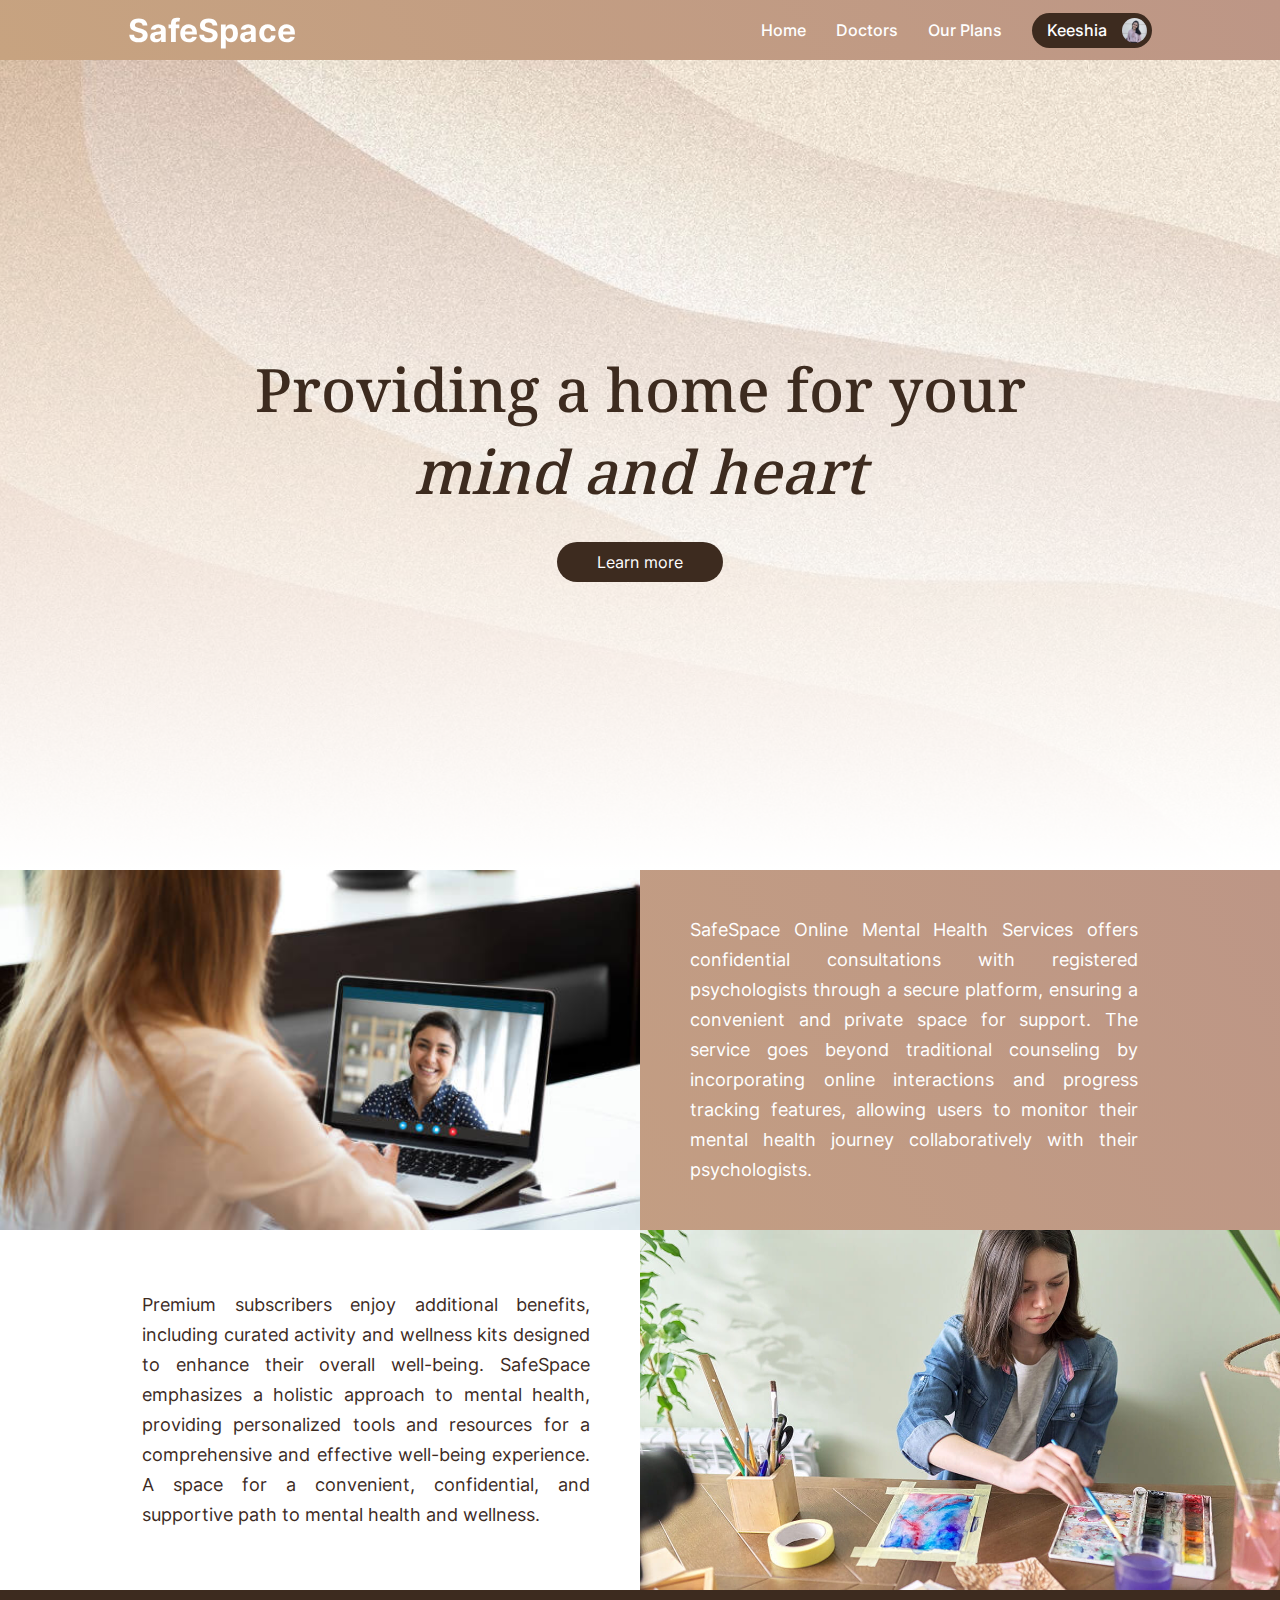
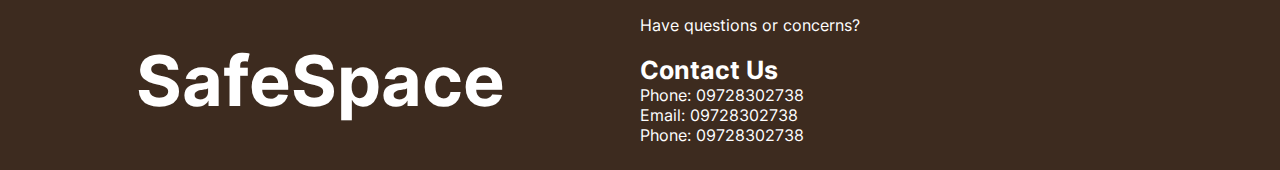
<file: index.html>
<!DOCTYPE html>
<html lang="en">

<head>
  <meta charset="UTF-8">
  <meta name="viewport" content="width=device-width, initial-scale=1.0">
  <title>SafeSpace | Home</title>
  <link rel="stylesheet" href="assets/css/style.css">
  <link rel="stylesheet" href="assets/css/variable.css">
  <link rel="stylesheet" href="assets/css/index.css">
</head>

<body>
  <header>
    <div class="header-div">
      <a class="logo" href="#">
        SafeSpace
      </a>
      <div class="nav">
        <a href="index.html" class="btn-home">Home</a>
        <a href="doctors.html" class="btn-doctors">Doctors</a>
        <a href="plans.html" class="btn-plans">Our Plans</a>
        <a href="dashboard.html" class="btn-me">Keeshia <div class="acnt-img"></div></a>
      </div>
      <div class="burger-menu" onclick="toggleMenu()">
        <div></div>
        <div></div>
        <div></div>
      </div>
    </div>
  </header>

  <section class="hero">
    <span class="slogan">Providing a home for your <br><i>mind and heart</i></span>
    <a href="" class="learn-button">Learn more</a>
  </section>

  <section class="supp-details" style="background: linear-gradient(60deg, #c7a380, #bd9686);">
    <div class="details">
      <div class="supp-img">
      </div>
      <div class="supp-text">
        <p>SafeSpace Online Mental Health Services offers confidential
          consultations with
          registered psychologists
          through a secure platform, ensuring a convenient and private space for support. The service goes beyond
          traditional counseling by incorporating online interactions and progress tracking features, allowing users to
          monitor their mental health journey collaboratively with their psychologists.</p>
      </div>
    </div>
  </section>

  <section class="supp-details" style="background-color: white; color: var(--dark-brown)">
    <div class="details">
      <div class="supp-text  end" style="color: #3D2B1F;">
        <p>Premium subscribers enjoy additional benefits, including
          curated activity and
          wellness kits designed to
          enhance their overall well-being. SafeSpace emphasizes a holistic approach to mental health, providing
          personalized tools and resources for a comprehensive and effective well-being experience. A space for a
          convenient, confidential, and supportive path to mental health and wellness.</p>
      </div>
      <div class="supp-img">
      </div>

    </div>
  </section>

  <footer>

    <div class="ftr-logo">
      <span>SafeSpace</span>
    </div>
    <div class="contacts">
      <div class="cont-item">
        <span>Have questions or concerns?</span><br><br>
        <span class="title-cont">Contact Us</span><br>
        <span>Phone: 09728302738</span>
        <br>
        <span>Email: 09728302738</span>
        <br>
        <span>Phone: 09728302738</span>
      </div>
    </div>

  </footer>

  <script>
    function toggleMenu() {
      var body = document.querySelector('body');
      body.classList.toggle('show-nav');
    }
  </script>

</body>

</html>
</file>
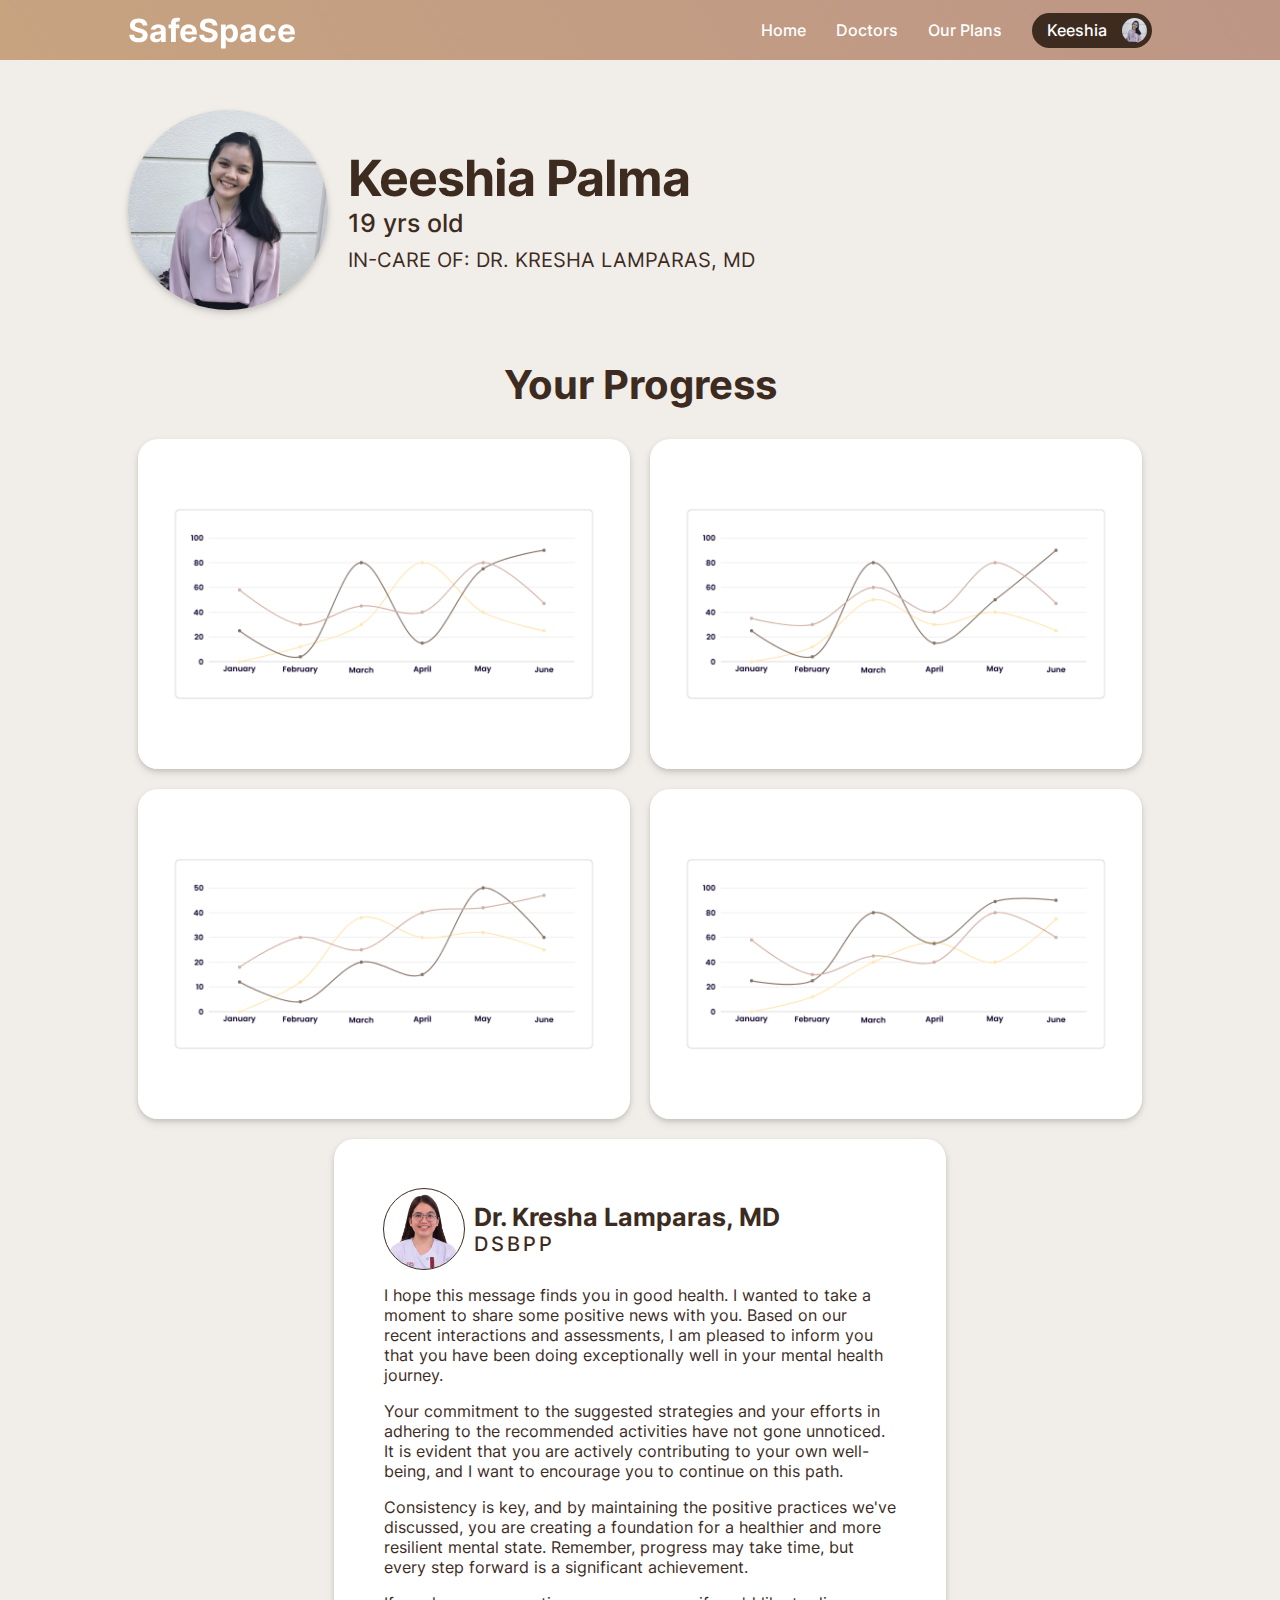
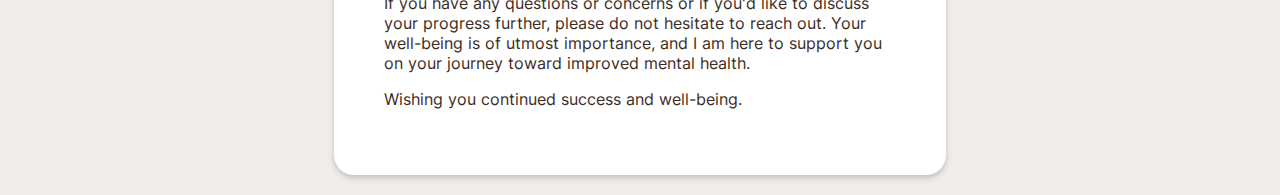
<file: dashboard.html>
<!DOCTYPE html>
<html lang="en">

<head>
  <meta charset="UTF-8">
  <meta name="viewport" content="width=device-width, initial-scale=1.0">
  <title>SafeSpace | User Dashboard</title>
  <link rel="stylesheet" href="assets/css/variable.css">
  <link rel="stylesheet" href="assets/css/style.css">
  <link rel="stylesheet" href="assets/css/dashboard.css">
  <link rel="stylesheet" href="assets/css/modal.css">
</head>

<body>

  <header>
    <div class="header-div">
      <a class="logo" href="#">
        SafeSpace
      </a>
      <div class="nav">
        <a href="index.html" class="btn-home">Home</a>
        <a href="doctors.html" class="btn-doctors">Doctors</a>
        <a href="plans.html" class="btn-plans">Our Plans</a>
        <a href="dashboard.html" class="btn-me">Keeshia <div class="acnt-img"></div></a>
      </div>
      <div class="burger-menu" onclick="toggleMenu()">
        <div></div>
        <div></div>
        <div></div>
      </div>
    </div>
  </header>

  <section class="track-cont">
    <div class="track-div">
      <div class="pat-info">
        <div class="pat-img"></div>
        <div class="pat-details">
          <span>Keeshia Palma</span>
          <span>19 yrs old</span>
          <span>In-care of: Dr. Kresha Lamparas, MD</span>
        </div>
      </div>
      <div class="pat-track">
        <span class="pat-title">Your Progress</span>
        <div class="image-grid">
          <div class="grid-item">
            <div class="overlay">
              <span>Physical</span>
            </div>
          </div>
          <div class="grid-item">
            <div class="overlay">
              <span>Emotional</span>
            </div>
          </div>
          <div class="grid-item">
            <div class="overlay">
              <span>Social</span>
            </div>
          </div>
          <div class="grid-item">
            <div class="overlay">
              <span>Mental</span>
            </div>
          </div>
        </div>
      </div>
      <div class="doc-comm">
        <div class="comm-cont">
          <div class="doc-details">
            <div class="doc-img">

            </div>
            <div class="doc-info">
              <span>Dr. Kresha Lamparas, MD</span>
              <span>DSBPP</span>
            </div>
          </div>
          <div class="comment">
            <p>I hope this message finds you in good health. I wanted to take a moment to share some positive news with
              you. Based on our recent interactions and assessments, I am pleased to inform you that you have been doing
              exceptionally well in your mental health journey.</p>

            <p> Your commitment to the suggested strategies and your efforts in adhering to the recommended activities
              have not gone unnoticed. It is evident that you are actively contributing to your own well-being, and I
              want to encourage you to continue on this path. </p>

            <p>Consistency is key, and by maintaining the positive practices we've discussed, you are creating a
              foundation for a healthier and more resilient mental state. Remember, progress may take time, but every
              step forward is a significant achievement. </p>

            <p>If you have any questions or concerns or if you'd like to discuss your progress further, please do not
              hesitate to reach out. Your well-being is of utmost importance, and I am here to support you on your
              journey toward improved mental health.</p>

            <p> Wishing you continued success and well-being.</p>
          </div>
        </div>
      </div>
    </div>
  </section>

</body>

</html>
</file>
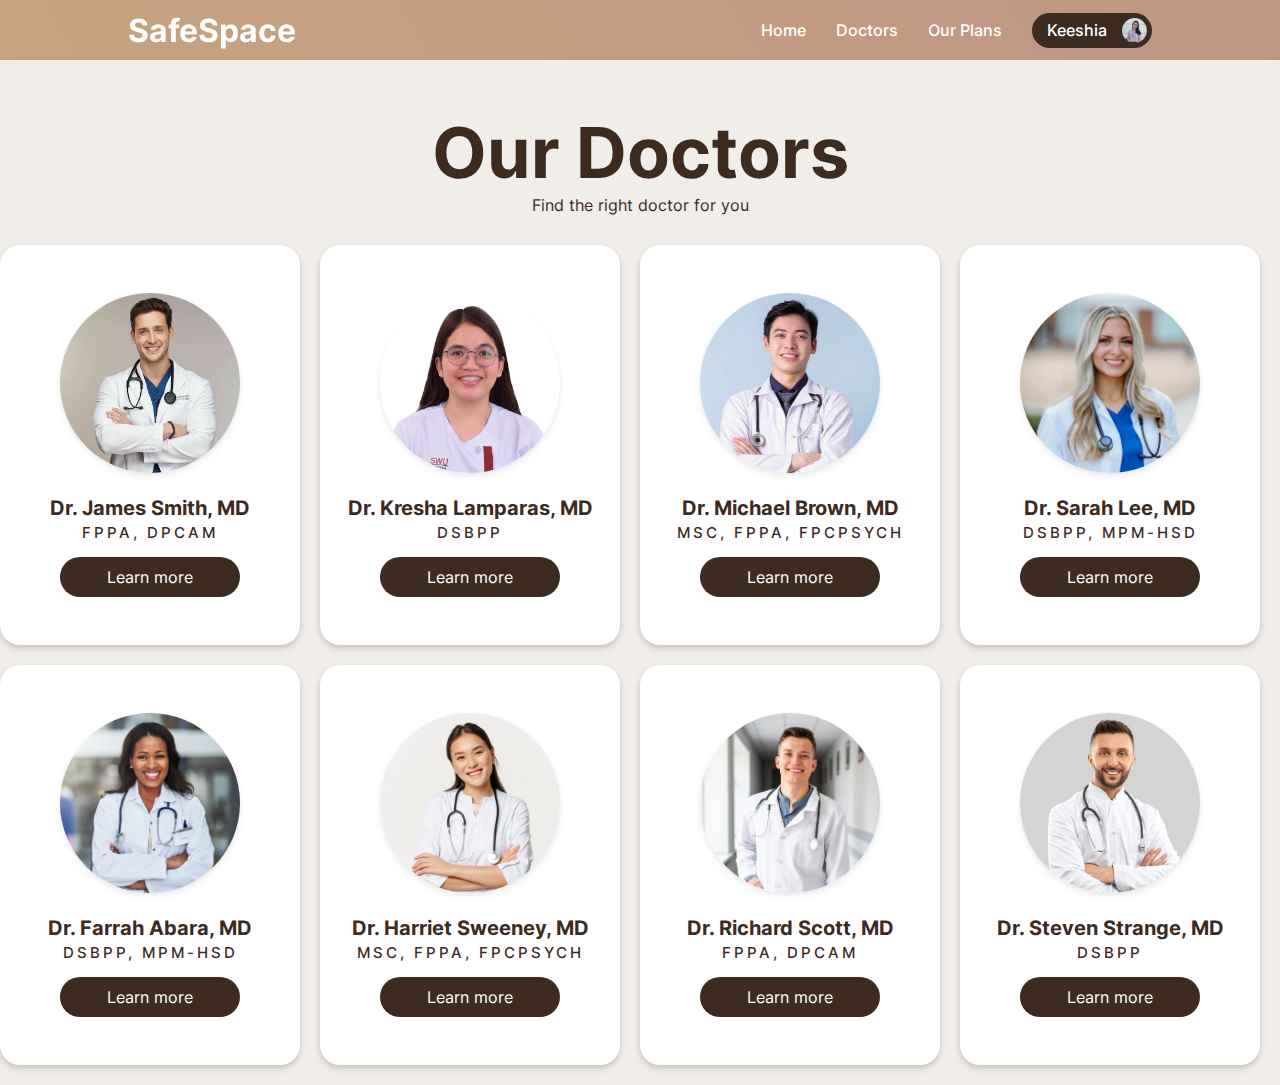
<file: doctors.html>
<!DOCTYPE html>
<html lang="en">

<head>
  <meta charset="UTF-8">
  <meta name="viewport" content="width=device-width, initial-scale=1.0">
  <title>SafeSpace | List of Doctors</title>
  <link rel="stylesheet" href="assets/css/variable.css">
  <link rel="stylesheet" href="assets/css/style.css">
  <link rel="stylesheet" href="assets/css/doctor.css">
  <link rel="stylesheet" href="assets/css/modal.css">
</head>



<body>
  <header>
    <div class="header-div">
      <a class="logo" href="#">
        SafeSpace
      </a>
      <div class="nav">
        <a href="index.html" class="btn-home">Home</a>
        <a href="doctors.html" class="btn-doctors">Doctors</a>
        <a href="plans.html" class="btn-plans">Our Plans</a>
        <a href="dashboard.html" class="btn-me">Keeshia <div class="acnt-img"></div></a>
      </div>
      <div class="burger-menu" onclick="toggleMenu()">
        <div></div>
        <div></div>
        <div></div>
      </div>
    </div>
  </header>

  <section class="list-doc">
    <div class="list-doc-cont">
      <span class="list-doc-title">Our Doctors</span>
      <span>Find the right doctor for you</span>
      <div class="card-holder">
        <div class="card">
          <div class="card-img" id="img1">
          </div>
          <span class="name">Dr. James Smith, MD</span>
          <span class="type">FPPA, DPCAM</span>
          <a href="#" class="btn-card" onclick="openModal()">Learn more</a>
        </div>
        <div class="card">
          <div class="card-img" id="img2">
          </div>
          <span class="name">Dr. Kresha Lamparas, MD</span>
          <span class="type">DSBPP </span>
          <a href="" class="btn-card">Learn more</a>
        </div>
        <div class="card">
          <div class="card-img" id="img3">
          </div>
          <span class="name">Dr. Michael Brown, MD</span>
          <span class="type">MSc, FPPA, FPCPsych</span>
          <a href="" class="btn-card">Learn more</a>
        </div>
        <div class="card">
          <div class="card-img" id="img4">
          </div>
          <span class="name">Dr. Sarah Lee, MD</span>
          <span class="type">DSBPP, MPM-HSD</span>
          <a href="" class="btn-card">Learn more</a>
        </div>
        <div class="card">
          <div class="card-img" id="img5">
          </div>
          <span class="name">Dr. Farrah Abara, MD</span>
          <span class="type">DSBPP, MPM-HSD</span>
          <a href="#" class="btn-card" onclick="openModal()">Learn more</a>
        </div>
        <div class="card">
          <div class="card-img" id="img6">
          </div>
          <span class="name">Dr. Harriet Sweeney, MD</span>
          <span class="type">MSc, FPPA, FPCPsych</span>
          <a href="" class="btn-card">Learn more</a>
        </div>
        <div class="card">
          <div class="card-img" id="img7">
          </div>
          <span class="name">Dr. Richard Scott, MD</span>
          <span class="type">FPPA, DPCAM</span>
          <a href="" class="btn-card">Learn more</a>
        </div>
        <div class="card">
          <div class="card-img" id="img8">
          </div>
          <span class="name">Dr. Steven Strange, MD</span>
          <span class="type">DSBPP </span>
          <a href="" class="btn-card">Learn more</a>
        </div>

      </div>
    </div>
  </section>

  <div class="modal-container" id="myModal" onclick="closeModal()">
    <div class="modal-content" onclick="event.stopPropagation();">
      <h2>Modal Content</h2>
      <p>This is a simple modal example created using only HTML and CSS.</p>
      <button class="modal-button" onclick="closeModal()">Close Modal</button>
    </div>
  </div>

  <script>
    function openModal() {
      document.getElementById('myModal').style.display = 'flex';
    }

    function closeModal() {
      document.getElementById('myModal').style.display = 'none';
    }

    function toggleMenu() {
      var body = document.querySelector('body');
      body.classList.toggle('show-nav');
    }
  </script>

</body>

</html>
</file>
<file: assets/css/style.css>
@keyframes logo-hovers {
  from {
    background-image: linear-gradient(to right, white 50%, brown 50%);
    /* Initially, set the gradient to be white on the left and brown on the right */
  }

  to {
    background-image: linear-gradient(to right, brown 50%, white 50%);
    /* Transition to brown on the left and white on the right */
  }
}


body {
  margin: 0;
  padding: 0;
  font-family: f-r;
  background-color: var(--low-beige);
}

header {
  width: 100%;
  height: 60px;
  display: flex;
  justify-content: center;
  background: linear-gradient(60deg, #c7a380, #bd9686);
  align-items: center;
}

header .header-div {
  width: 80%;
  display: flex;
  flex-direction: row;
  justify-content: space-between;
}

header .header-div .logo {
  font-family: f-b;
  font-size: 2em;
  text-decoration: none;
  background: white;
  background-clip: text;
  color: transparent;
  display: flex;
  justify-content: center;
  align-items: center;
  transition: background-position 500ms ease, color 500ms ease;
}

header .header-div .logo:hover {
  background-position: 100% 0;
  color: var(--dark-brown);
}

header .header-div .nav {
  font-family: f-m;
  font-size: 1em;
  align-items: center;
  display: flex;
}

header .header-div .nav a {
  text-decoration: none;
  color: white;
  transition: 300ms;
}

header .header-div .nav .btn-me {
  padding: 5px 5px 5px 15px;
  background-color: var(--dark-brown);
  display: flex;
  justify-content: space-between;
  align-items: center;
  border-radius: 30px;
  width: 100px;
}

header .header-div .nav .btn-me:hover {
  background-color: var(--low-beige);
  outline: 1px solid var(--dark-brown);
}

header .header-div .nav .btn-me .acnt-img {
  width: 25px;
  height: 25px;
  margin-right: 0;
  background-color: white;
  border-radius: 50%;
  background-image: url("../images/user.jpg");
  background-size: cover;
}

header .header-div .nav .btn-home,
header .header-div .nav .btn-doctors,
header .header-div .nav .btn-plans {
  margin-right: 30px;
}

header .header-div .nav a:hover {
  color: var(--dark-brown);
}

.burger-menu {
  display: none;
  flex-direction: column;
  cursor: pointer;
  z-index: 2;
  position: relative;
  padding: 15px;
}

.burger-menu div {
  width: 25px;
  height: 2px;
  background-color: white;
  margin: 2px 0;
}

@media (max-width: 768px) {
  header .header-div .nav {
    display: none;
    flex-direction: column;
    width: 100%;
    text-align: center;
    position: absolute;
    top: 60px;
    left: 0;
    background-color: #333;
    z-index: 1;
  }

  header .header-div .nav.show {
    display: flex;
  }

  header .header-div .nav a {
    width: 100%;
  }

  header .header-div .nav .btn-home,
  header .header-div .nav .btn-doctors {
    margin-right: 0;
  }

  .burger-menu {
    display: flex;
    position: relative;
  }

  body.show-nav .nav {
    display: flex;
  }
}
</file>
<file: assets/css/variable.css>
:root {
  --low-beige: #f1ede8;
  --beige: #cfb79d;
  --brown: #a48374;
  --dark-brown: #3D2B1F;
}

@font-face {
  font-family: f-r;
  src: url("../fonts/Inter-Regular.ttf");
}

@font-face {
  font-family: f-b;
  src: url("../fonts/Inter-Bold.ttf");
}

@font-face {
  font-family: f-m;
  src: url("../fonts/Inter-Medium.ttf");
}

@font-face {
  font-family: n-m;
  src: url("../fonts/NotoSerif-Medium.ttf");
}
</file>
<file: assets/css/index.css>
.hero {
  height: 90vh;
  background-image: linear-gradient(rgba(255, 255, 255, 0), rgba(255, 255, 255, 1)), url("../images/brown_bg.jpg");
  background-size: cover;
  background-position: center;
  display: flex;
  flex-direction: column;
  justify-content: center;
  align-items: center;
  text-align: center;
}

.hero .slogan {
  font-family: n-m;
  font-size: 60px;
  color: var(--dark-brown);
  margin-bottom: 30px;
}

.hero .learn-button {
  font-family: f-r;
  text-decoration: none;
  background-color: #3D2B1F;
  border-radius: 20px;
  color: white;
  transition: 300ms;
  padding: 10px 40px 10px 40px;
}

.hero .learn-button:hover {
  padding: 10px 45px 10px 45px;
  transition: 300ms;
}

.supp-details {
  display: flex;
  justify-content: center;
  height: 40vh;
}

.details {
  /* width: 80%; */
  width: 100%;
  display: flex;
  justify-content: center;
  flex-direction: row;
}

.supp-img {
  height: 100%;
  width: 50%;
  background-size: cover;
  background-repeat: no-repeat;
}

.supp-img:first-child {
  background-image: url("../images/supp-img1.jpg");
}

.supp-img {
  background-image: url("../images/supp-img2.jpg");
}

.supp-text {
  display: flex;
  font-size: 18px;
  line-height: 30px;
  width: 50%;
  align-items: center;
  color: white;
  text-align: justify;
  text-justify: inter-word;
}

.supp-text:first-child {
  justify-content: start;
}

.supp-details .end {
  justify-content: end;
}

.supp-text p {
  width: 70%;
  padding-left: 50px;
  padding-right: 50px;
}


footer {
  width: 100%;
  height: 20vh;
  background: var(--dark-brown);
  display: flex;
  justify-content: center;
}

footer .ftr-logo {
  display: flex;
  justify-content: center;
  align-items: center;
  width: 50%;
}

footer .ftr-logo span {
  font-size: 70px;
  font-family: f-b;
  color: white;
}

footer .contacts {
  display: flex;
  justify-content: start;
  align-items: center;
  color: white;
  width: 50%;
}

footer .contacts .cont-item .title-cont {
  font-size: 25px;
  font-family: f-b;
}

@media screen and (max-width: 1200px) {

  header .header-div {
    width: 80%;
  }

  .hero .slogan {
    font-size: 30px;
  }

  header .header-div .nav :first-child {
    margin-right: 20px;
  }

  .details {
    width: 100%;
  }

  .supp-text {
    font-size: 14px;
    line-height: 20px;
  }

  footer .ftr-logo span {
    font-size: 40px;
  }

  footer .contacts .cont-item .title-cont {
    font-size: 18px;
  }

  footer .contacts .cont-item span {
    font-size: 15px;
  }
}

@media screen and (max-height: 500px) {
  .supp-details {
    display: flex;
    justify-content: center;
    height: 70vh;
  }

  footer {
    width: 100%;
    height: 45vh;
    background: var(--dark-brown);
    display: flex;
    justify-content: center;
  }
}

@media screen and (max-height: 800px) {
  .supp-details {
    display: flex;
    justify-content: center;
    height: 50vh;
  }

  footer {
    width: 100%;
    height: 30vh;
    background: var(--dark-brown);
    display: flex;
    justify-content: center;
  }
}

@media screen and (max-width: 600px) {
  .supp-text {
    font-size: 12px;
    line-height: 20px;
  }

  .supp-text p {
    width: 100%;
    padding-left: 15px;
    padding-right: 15px;

  }

  .supp-text {
    line-height: 15px;
  }

  footer .ftr-logo span {
    font-size: 35px;
  }

  footer .contacts .cont-item .title-cont {
    font-size: 14px;
  }

  footer .contacts .cont-item span {
    font-size: 12px;
  }
}
</file>
<file: assets/css/dashboard.css>
.track-cont {
  color: var(--dark-brown);
  width: 100%;
  margin-top: 50px;
  display: flex;
  justify-content: center;
}

.track-cont .track-div {
  width: 80%;
}

.track-cont .track-div .pat-info {
  display: flex;
  flex-direction: row;
  justify-content: start;
}

.track-cont .track-div .pat-info .pat-img {
  width: 200px;
  height: 200px;
  background-image: url("../images/user.jpg");
  background-size: cover;
  border-radius: 50%;
  box-shadow: 0px 2px 4px rgba(0, 0, 0, 0.1), 0px 4px 8px rgba(0, 0, 0, 0.1);
  margin-right: 20px;
}

.track-cont .track-div .pat-info .pat-details {
  display: flex;
  justify-content: center;
  flex-direction: column;
}

.track-cont .track-div .pat-info .pat-details span {
  display: block;
}

.track-cont .track-div .pat-info .pat-details span:nth-child(1) {
  font-size: 50px;
  font-family: f-b;
  display: inline;
  letter-spacing: -1px;
}

.track-cont .track-div .pat-info .pat-details span:nth-child(2) {
  font-size: 25px;
  font-family: f-m;
  margin-bottom: 10px;
}

.track-cont .track-div .pat-info .pat-details span:nth-child(3) {
  font-size: 20px;
  text-transform: uppercase;
  font-family: f-r;
}


.image-grid {
  display: grid;
  grid-template-columns: repeat(2, 1fr);
  grid-template-rows: repeat(2, 1fr);
  width: 100%;
  height: 700px;
}

.pat-track {
  margin-top: 50px;
}

.pat-track .pat-title {
  font-size: 40px;
  font-family: f-b;
  width: 100%;
  display: flex;
  justify-content: center;
  margin-bottom: 20px;
}

.grid-item {
  margin: 10px 10px 10px 10px;
  position: relative;
  background-size: cover;
  background-position: center;
  background-repeat: no-repeat;
  overflow: hidden;
  box-shadow: 0px 2px 4px rgba(0, 0, 0, 0.1), 0px 4px 8px rgba(0, 0, 0, 0.1);
  width: 800;
}

.grid-item:nth-child(1) {
  background-image: url('../images/g1.png');
  border-radius: 20px;
}

.grid-item:nth-child(2) {
  background-image: url('../images/g2.png');
  border-radius: 20px;
}

.grid-item:nth-child(3) {
  background-image: url('../images/g3.png');
  border-radius: 20px;
}

.grid-item:nth-child(4) {
  background-image: url('../images/g4.png');
  border-radius: 20px;
}

.overlay {
  position: absolute;
  top: 0;
  right: 0;
  bottom: 0;
  left: 0;
  background-color: rgba(61, 43, 31, 0.7);
  /* Adjust the background color and opacity as needed */
  opacity: 0;
  transition: opacity 0.3s ease-in-out;
  /* Add a smooth transition effect */
  display: flex;
  justify-content: center;
  align-items: center;
  color: white;
  font-size: 30px;
}

.grid-item:hover .overlay {
  opacity: 1;
}

.doc-comm {
  display: flex;
  justify-content: center;
  width: 100%;
  margin-top: 10px;
  margin-bottom: 20px;
}

.doc-comm .comm-cont {
  width: 50%;
  padding: 50px;
  background-color: white;
  box-shadow: 0px 2px 4px rgba(0, 0, 0, 0.1), 0px 4px 8px rgba(0, 0, 0, 0.1);
  border-radius: 20px;
}

.doc-comm .comm-cont .doc-details {
  display: flex;
  justify-content: start;
  align-items: center;
}

.doc-comm .comm-cont .doc-details .doc-info {
  margin-left: 10px;
}

.doc-comm .comm-cont .doc-details .doc-info span {
  font-size: 25px;
  display: block;
}

.doc-comm .comm-cont .doc-details .doc-info span:nth-child(1) {
  font-family: f-b;
}

.doc-comm .comm-cont .doc-details .doc-info span:nth-child(2) {
  font-family: f-m;
  font-size: 20px;
  letter-spacing: 3px;
}

.doc-comm .comm-cont .doc-details .doc-img {
  width: 80px;
  height: 80px;
  border-radius: 50%;
  background-image: url("../images/1.jpg");
  background-size: cover;
  outline: 1px solid var(--dark-brown);
}
</file>
<file: assets/css/modal.css>
.modal-container {
  display: none;
  position: fixed;
  top: 0;
  left: 0;
  width: 100%;
  height: 100%;
  background: rgba(0, 0, 0, 0.5);
  align-items: center;
  justify-content: center;
}

.modal-content {
  background: white;
  padding: 20px;
  border-radius: 20px;
  box-shadow: 0 0 10px rgba(0, 0, 0, 0.3);
  text-align: center;
}

.modal-button {
  background-color: #3498db;
  color: white;
  padding: 10px 20px;
  border: none;
  border-radius: 3px;
  cursor: pointer;
}

.modal-button:hover {
  background-color: #2980b9;
}

.open-modal {
  cursor: pointer;
  text-decoration: underline;
  color: blue;
}
</file>
<file: assets/css/doctor.css>
.list-doc {
  padding-top: 50px;
  width: 100%;
  display: flex;
  justify-content: center;
}

.list-doc .list-doc-cont {
  width: 80%;
  display: flex;
  flex-direction: column;
  color: var(--dark-brown);
}

.list-doc .list-doc-cont .list-doc-title {
  font-size: 70px;
  width: 100%;
  display: flex;
  justify-content: center;
  font-family: f-b;
}

.list-doc .list-doc-cont {
  width: 100%;
  display: flex;
  justify-content: center;
  align-items: center;
}

.list-doc .list-doc-cont .card-holder {
  margin-top: 30px;
  display: flex;
  justify-content: center;
  flex-direction: row;
  flex-wrap: wrap;
}

.list-doc .list-doc-cont .card {
  width: 300px;
  height: 400px;
  box-shadow: 0px 2px 4px rgba(0, 0, 0, 0.1), 0px 4px 8px rgba(0, 0, 0, 0.1);
  border-radius: 20px;
  display: flex;
  align-items: center;
  background-color: white;
  justify-content: center;
  flex-direction: column;
  margin-right: 20px;
  margin-bottom: 20px;
}

.list-doc .list-doc-cont .card .card-img {
  display: block;
  width: 180px;
  height: 180px;
  border-radius: 50%;
  box-shadow: 0px 2px 4px rgba(0, 0, 0, 0.05), 0px 4px 8px rgba(0, 0, 0, 0.05);
  margin-bottom: 20px;
  /* outline: 2px solid var(--dark-brown); */
}

.list-doc .list-doc-cont .card .name {
  font-size: 20px;
  font-family: f-b;
  line-height: 1.5;
}

.list-doc .list-doc-cont .card .type {
  font-size: 15px;
  letter-spacing: 3px;
  font-family: f-m;
  text-transform: uppercase;
  margin-bottom: 15px;
}

.list-doc .list-doc-cont .card .btn-card {
  width: 60%;
  height: 40px;
  text-align: center;
  display: flex;
  align-items: center;
  justify-content: center;
  background-color: var(--dark-brown);
  border-radius: 20px;
  text-decoration: none;
  color: white;
  transition: 300ms;
}

.list-doc .list-doc-cont .card .btn-card:hover {
  background-color: var(--low-beige);
  color: var(--dark-brown);
  outline: 1px solid var(--dark-brown);
  transition: 300ms;
}

.list-doc .list-doc-cont .card #img2 {
  background-image: url("../images/1.jpg");
  background-size: cover;
  background-repeat: no-repeat;
}

.list-doc .list-doc-cont .card #img1 {
  background-image: url("../images/2.jpg");
  background-size: cover;
  background-repeat: no-repeat;
}

.list-doc .list-doc-cont .card #img4 {
  background-image: url("../images/3.jpg");
  background-size: cover;
  background-repeat: no-repeat;
}

.list-doc .list-doc-cont .card #img3 {
  background-image: url("../images/4.jpg");
  background-size: cover;
  background-repeat: no-repeat;
}

.list-doc .list-doc-cont .card #img5 {
  background-image: url("../images/5.jpg");
  background-size: cover;
  background-repeat: no-repeat;
}

.list-doc .list-doc-cont .card #img6 {
  background-image: url("../images/6.jpg");
  background-size: cover;
  background-repeat: no-repeat;
}

.list-doc .list-doc-cont .card #img7 {
  background-image: url("../images/7.jpg");
  background-size: cover;
  background-repeat: no-repeat;
}

.list-doc .list-doc-cont .card #img8 {
  background-image: url("../images/8.jpg");
  background-size: cover;
  background-repeat: no-repeat;
}

@media (max-width: 768px) {
  .list-doc .list-doc-cont .card {
    margin-right: 0;
  }

  .list-doc .list-doc-cont .card-holder {
    justify-content: center;
  }

  .list-doc .list-doc-cont {
    justify-content: center;
    align-items: center;
  }

  .list-doc .list-doc-cont .list-doc-title {
    text-align: center;
  }
}
</file>
